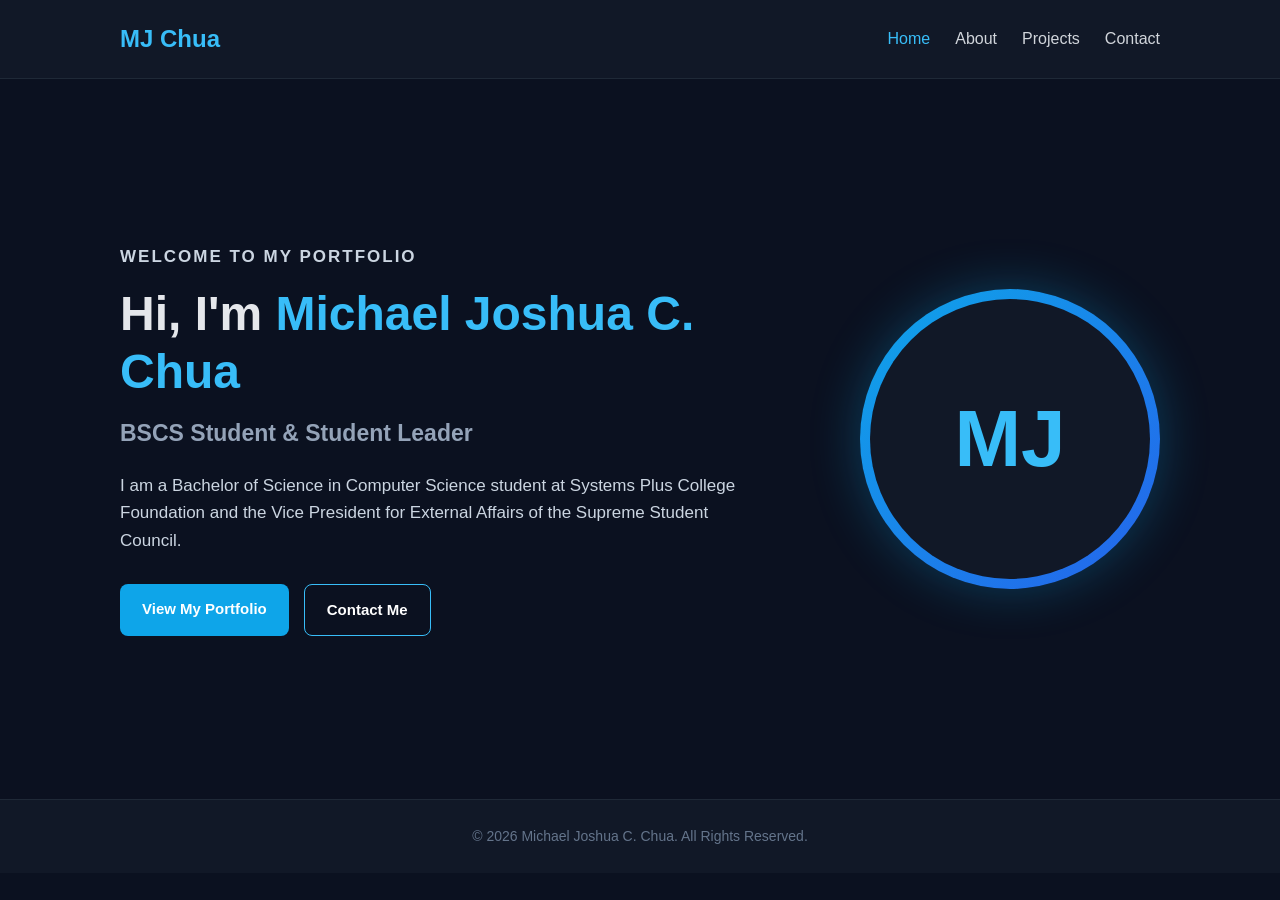
<file: index.html>
<!DOCTYPE html>
<html lang="en">
<head>
    <meta charset="UTF-8">
    <meta name="viewport" content="width=device-width, initial-scale=1.0">
    <title>Michael Joshua C. Chua | Portfolio</title>
    <link rel="stylesheet" href="style.css">
</head>

<body>

    <header>
        <nav class="navbar">
            <div class="logo">MJ Chua</div>

            <ul class="nav-links">
                <li><a href="index.html" class="active">Home</a></li>
                <li><a href="about.html">About</a></li>
                <li><a href="projects.html">Projects</a></li>
                <li><a href="contact.html">Contact</a></li>
            </ul>
        </nav>
    </header>

    <main>

        <section class="hero">

            <div class="hero-text">
                <p class="welcome">WELCOME TO MY PORTFOLIO</p>

                <h1>
                    Hi, I'm <span>Michael Joshua C. Chua</span>
                </h1>

                <h2>BSCS Student & Student Leader</h2>

                <p>
                    I am a Bachelor of Science in Computer Science student
                    at Systems Plus College Foundation and the Vice President
                    for External Affairs of the Supreme Student Council.
                </p>

                <div class="hero-buttons">
                    <a href="projects.html" class="btn">View My Portfolio</a>
                    <a href="contact.html" class="btn secondary-btn">Contact Me</a>
                </div>
            </div>

            <div class="profile-container">
                <div class="profile-circle">
                    <div class="avatar">MJ</div>
                </div>
            </div>

        </section>

    </main>

    <footer>
        <p>© 2026 Michael Joshua C. Chua. All Rights Reserved.</p>
    </footer>

    <script src="script.js"></script>

</body>
</html>
</file>
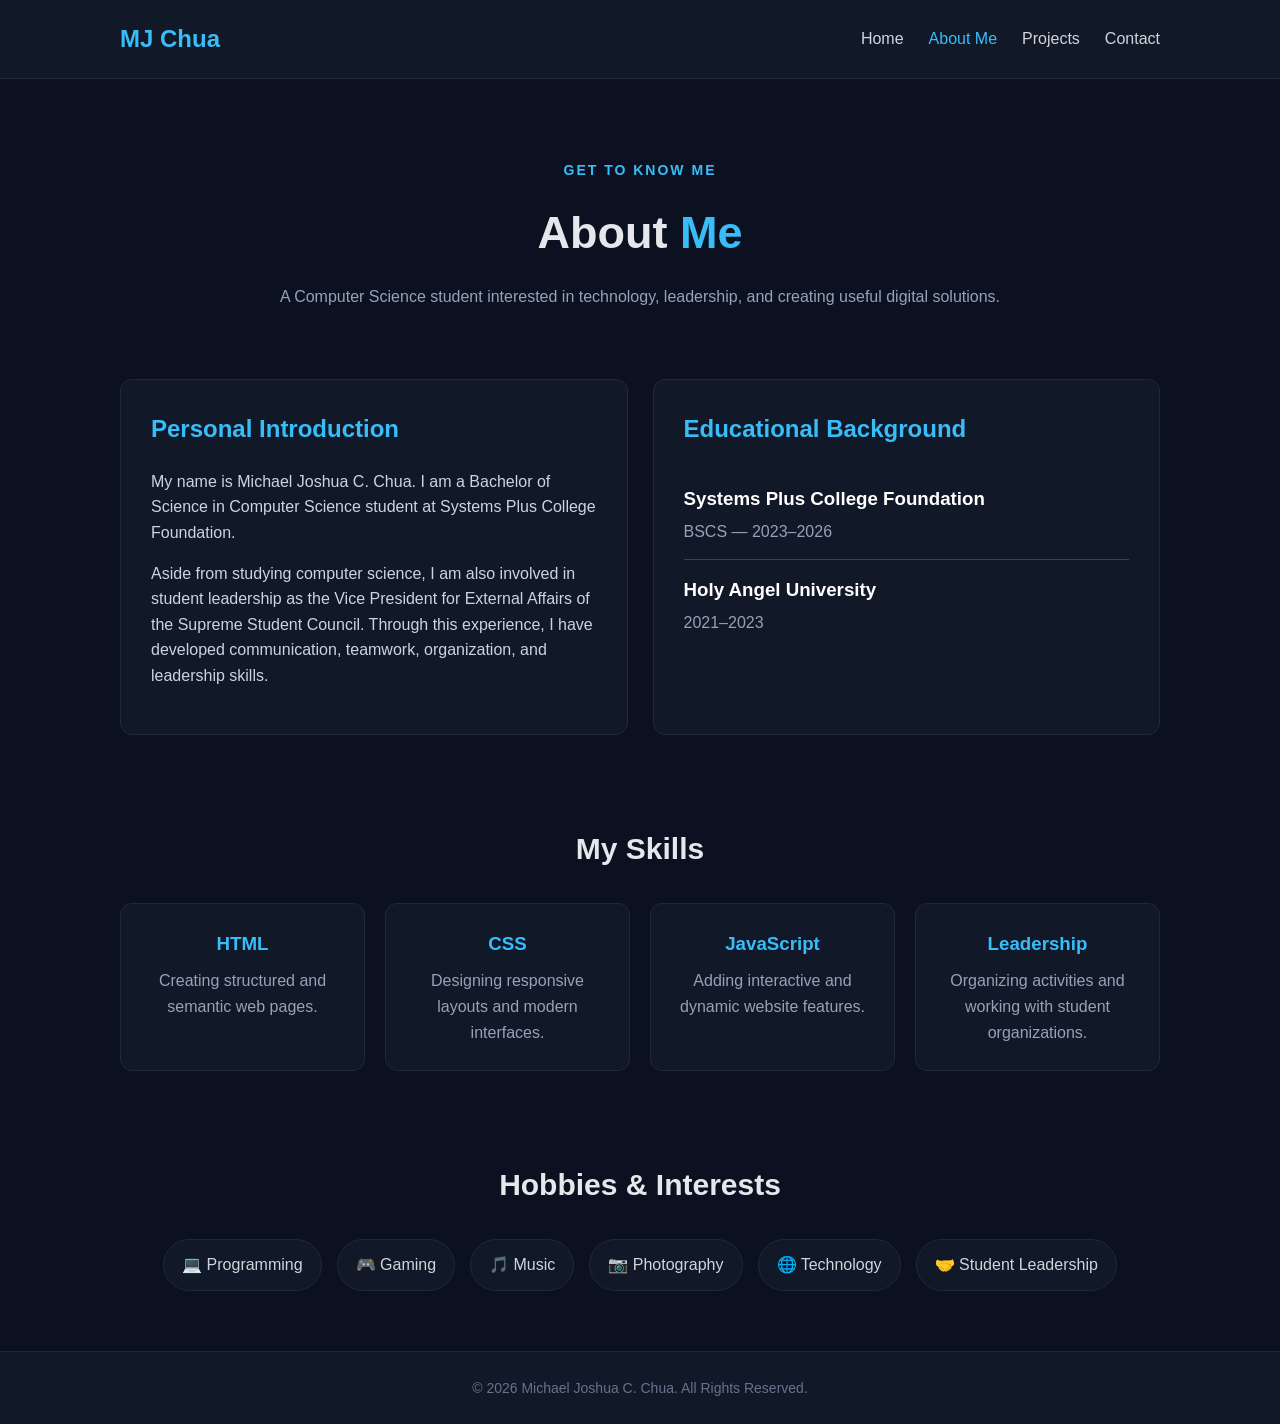
<file: about.html>
<!DOCTYPE html>
<html lang="en">
<head>
    <meta charset="UTF-8">
    <meta name="viewport" content="width=device-width, initial-scale=1.0">
    <title>About Me | Michael Joshua C. Chua</title>
    <link rel="stylesheet" href="style.css">
</head>

<body>

    <header>
        <nav class="navbar">
            <div class="logo">MJ Chua</div>

            <ul class="nav-links">
                <li><a href="index.html">Home</a></li>
                <li><a href="about.html" class="active">About Me</a></li>
                <li><a href="projects.html">Projects</a></li>
                <li><a href="contact.html">Contact</a></li>
            </ul>
        </nav>
    </header>

    <main>

        <section class="page-header">
            <p class="welcome">GET TO KNOW ME</p>
            <h1>About <span>Me</span></h1>
            <p>
                A Computer Science student interested in technology,
                leadership, and creating useful digital solutions.
            </p>
        </section>

        <section class="about-section">

            <div class="about-card">
                <h2>Personal Introduction</h2>

                <p>
                    My name is Michael Joshua C. Chua. I am a Bachelor of
                    Science in Computer Science student at Systems Plus
                    College Foundation.
                </p>

                <p>
                    Aside from studying computer science, I am also involved
                    in student leadership as the Vice President for External
                    Affairs of the Supreme Student Council. Through this
                    experience, I have developed communication, teamwork,
                    organization, and leadership skills.
                </p>
            </div>

            <div class="about-card">
                <h2>Educational Background</h2>

                <div class="education-item">
                    <h3>Systems Plus College Foundation</h3>
                    <p>BSCS — 2023–2026</p>
                </div>

                <div class="education-item">
                    <h3>Holy Angel University</h3>
                    <p>2021–2023</p>
                </div>
            </div>

        </section>

        <section class="skills-section">

            <h2>My Skills</h2>

            <div class="skills-grid">

                <div class="skill-card">
                    <h3>HTML</h3>
                    <p>Creating structured and semantic web pages.</p>
                </div>

                <div class="skill-card">
                    <h3>CSS</h3>
                    <p>Designing responsive layouts and modern interfaces.</p>
                </div>

                <div class="skill-card">
                    <h3>JavaScript</h3>
                    <p>Adding interactive and dynamic website features.</p>
                </div>

                <div class="skill-card">
                    <h3>Leadership</h3>
                    <p>Organizing activities and working with student organizations.</p>
                </div>

            </div>

        </section>

        <section class="hobbies">

            <h2>Hobbies & Interests</h2>

            <div class="hobby-list">
                <span>💻 Programming</span>
                <span>🎮 Gaming</span>
                <span>🎵 Music</span>
                <span>📷 Photography</span>
                <span>🌐 Technology</span>
                <span>🤝 Student Leadership</span>
            </div>

        </section>

    </main>

    <footer>
        <p>© 2026 Michael Joshua C. Chua. All Rights Reserved.</p>
    </footer>

    <script src="script.js"></script>

</body>
</html>
</file>
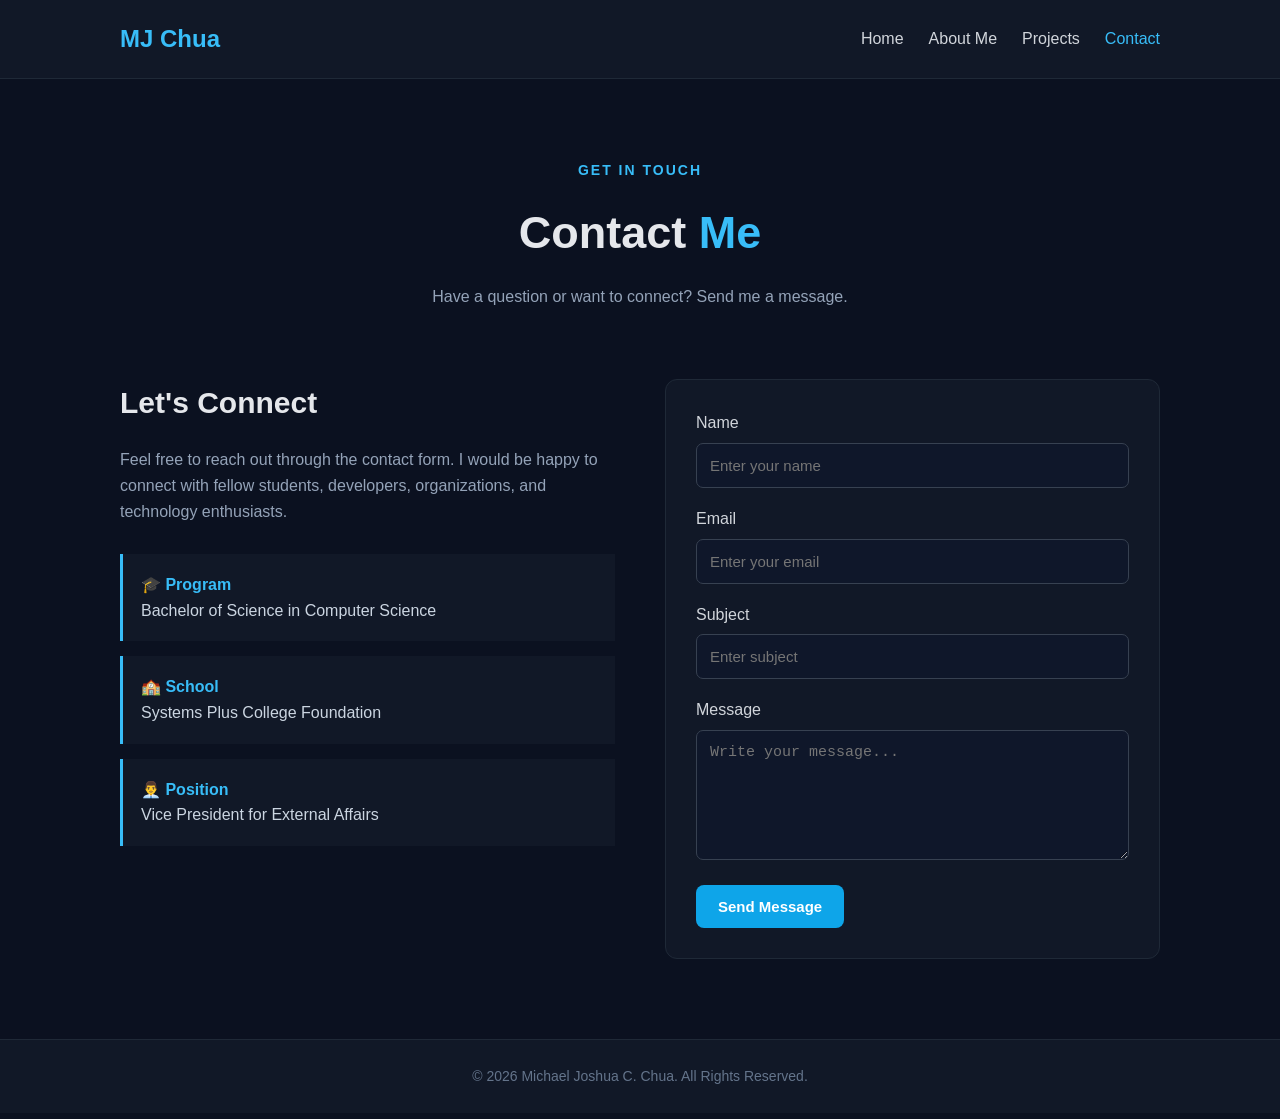
<file: contact.html>
<!DOCTYPE html>
<html lang="en">
<head>
    <meta charset="UTF-8">
    <meta name="viewport" content="width=device-width, initial-scale=1.0">
    <title>Contact | Michael Joshua C. Chua</title>
    <link rel="stylesheet" href="style.css">
</head>

<body>

    <header>
        <nav class="navbar">
            <div class="logo">MJ Chua</div>

            <ul class="nav-links">
                <li><a href="index.html">Home</a></li>
                <li><a href="about.html">About Me</a></li>
                <li><a href="projects.html">Projects</a></li>
                <li><a href="contact.html" class="active">Contact</a></li>
            </ul>
        </nav>
    </header>

    <main>

        <section class="page-header">
            <p class="welcome">GET IN TOUCH</p>
            <h1>Contact <span>Me</span></h1>
            <p>
                Have a question or want to connect? Send me a message.
            </p>
        </section>

        <section class="contact-section">

            <div class="contact-info">

                <h2>Let's Connect</h2>

                <p>
                    Feel free to reach out through the contact form.
                    I would be happy to connect with fellow students,
                    developers, organizations, and technology enthusiasts.
                </p>

                <div class="contact-item">
                    <strong>🎓 Program</strong>
                    <p>Bachelor of Science in Computer Science</p>
                </div>

                <div class="contact-item">
                    <strong>🏫 School</strong>
                    <p>Systems Plus College Foundation</p>
                </div>

                <div class="contact-item">
                    <strong>👨‍💼 Position</strong>
                    <p>Vice President for External Affairs</p>
                </div>

            </div>

            <form id="contactForm" class="contact-form">

                <label for="name">Name</label>
                <input
                    type="text"
                    id="name"
                    name="name"
                    placeholder="Enter your name"
                    required
                >

                <label for="email">Email</label>
                <input
                    type="email"
                    id="email"
                    name="email"
                    placeholder="Enter your email"
                    required
                >

                <label for="subject">Subject</label>
                <input
                    type="text"
                    id="subject"
                    name="subject"
                    placeholder="Enter subject"
                    required
                >

                <label for="message">Message</label>
                <textarea
                    id="message"
                    name="message"
                    rows="6"
                    placeholder="Write your message..."
                    required
                ></textarea>

                <button type="submit" class="btn">
                    Send Message
                </button>

            </form>

        </section>

    </main>

    <footer>
        <p>© 2026 Michael Joshua C. Chua. All Rights Reserved.</p>
    </footer>

    <script src="script.js"></script>

</body>
</html>
</file>
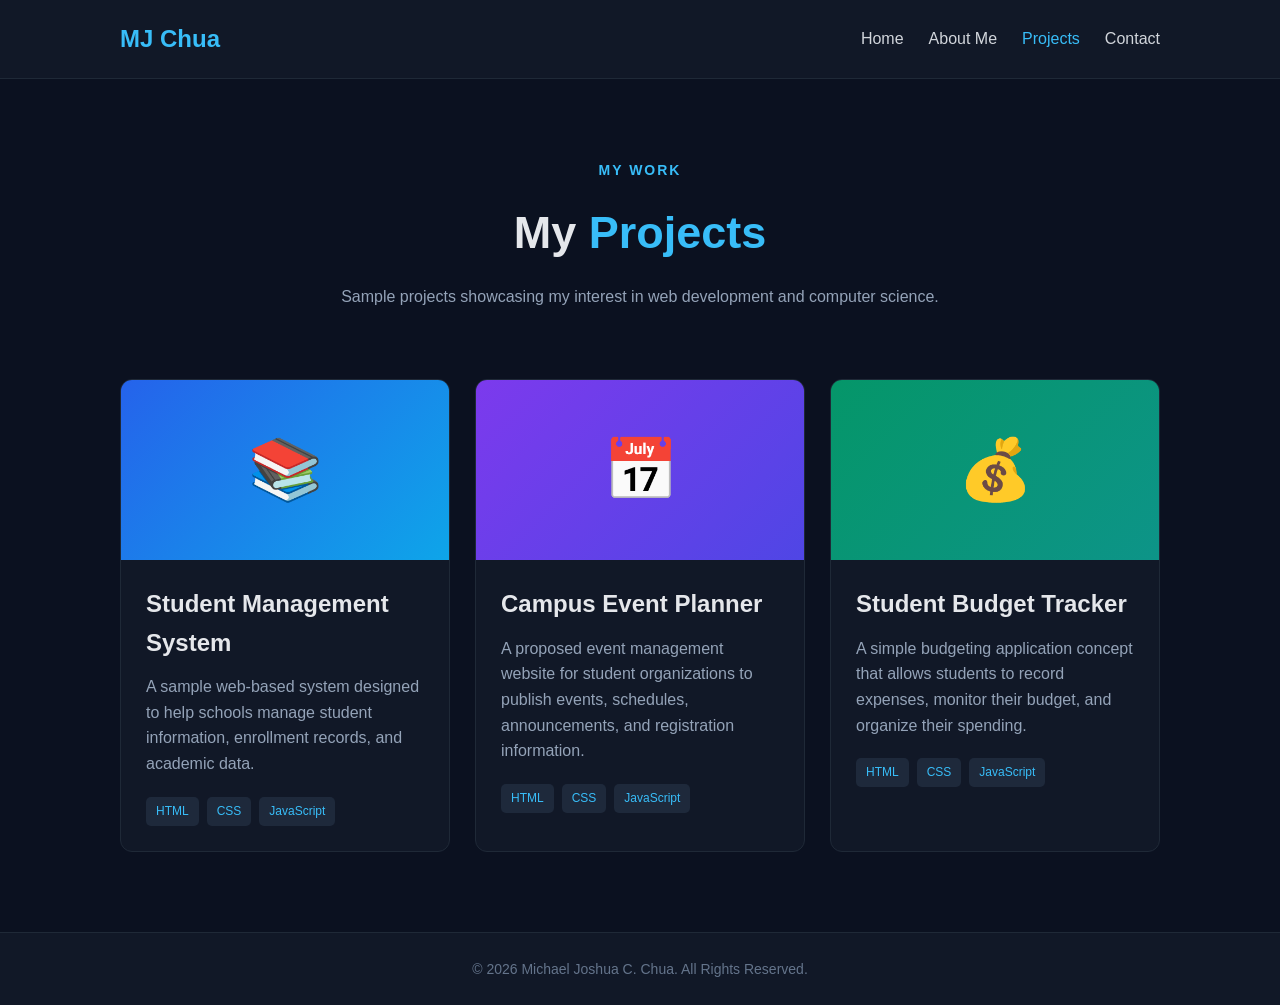
<file: projects.html>
<!DOCTYPE html>
<html lang="en">
<head>
    <meta charset="UTF-8">
    <meta name="viewport" content="width=device-width, initial-scale=1.0">
    <title>Projects | Michael Joshua C. Chua</title>
    <link rel="stylesheet" href="style.css">
</head>

<body>

    <header>
        <nav class="navbar">
            <div class="logo">MJ Chua</div>

            <ul class="nav-links">
                <li><a href="index.html">Home</a></li>
                <li><a href="about.html">About Me</a></li>
                <li><a href="projects.html" class="active">Projects</a></li>
                <li><a href="contact.html">Contact</a></li>
            </ul>
        </nav>
    </header>

    <main>

        <section class="page-header">
            <p class="welcome">MY WORK</p>
            <h1>My <span>Projects</span></h1>
            <p>
                Sample projects showcasing my interest in web development
                and computer science.
            </p>
        </section>

        <section class="projects-grid">

            <!-- Project 1 -->
            <article class="project-card">

                <div class="project-image project-one">
                    <span>📚</span>
                </div>

                <div class="project-content">
                    <h2>Student Management System</h2>

                    <p>
                        A sample web-based system designed to help schools
                        manage student information, enrollment records,
                        and academic data.
                    </p>

                    <div class="technologies">
                        <span>HTML</span>
                        <span>CSS</span>
                        <span>JavaScript</span>
                    </div>
                </div>

            </article>

            <!-- Project 2 -->
            <article class="project-card">

                <div class="project-image project-two">
                    <span>📅</span>
                </div>

                <div class="project-content">
                    <h2>Campus Event Planner</h2>

                    <p>
                        A proposed event management website for student
                        organizations to publish events, schedules,
                        announcements, and registration information.
                    </p>

                    <div class="technologies">
                        <span>HTML</span>
                        <span>CSS</span>
                        <span>JavaScript</span>
                    </div>
                </div>

            </article>

            <!-- Project 3 -->
            <article class="project-card">

                <div class="project-image project-three">
                    <span>💰</span>
                </div>

                <div class="project-content">
                    <h2>Student Budget Tracker</h2>

                    <p>
                        A simple budgeting application concept that allows
                        students to record expenses, monitor their budget,
                        and organize their spending.
                    </p>

                    <div class="technologies">
                        <span>HTML</span>
                        <span>CSS</span>
                        <span>JavaScript</span>
                    </div>
                </div>

            </article>

        </section>

    </main>

    <footer>
        <p>© 2026 Michael Joshua C. Chua. All Rights Reserved.</p>
    </footer>

    <script src="script.js"></script>

</body>
</html>
</file>
<file: style.css>
/* ==============================
   GENERAL SETTINGS
================================= */

* {
    margin: 0;
    padding: 0;
    box-sizing: border-box;
}

html {
    scroll-behavior: smooth;
}

body {
    font-family: Arial, Helvetica, sans-serif;
    background: #0b1120;
    color: #e5e7eb;
    line-height: 1.6;
}

a {
    text-decoration: none;
    color: inherit;
}

span {
    color: #38bdf8;
}


/* ==============================
   NAVIGATION
================================= */

header {
    background: #111827;
    border-bottom: 1px solid #1f2937;
    position: sticky;
    top: 0;
    z-index: 1000;
}

.navbar {
    max-width: 1100px;
    margin: auto;
    padding: 20px 30px;

    display: flex;
    justify-content: space-between;
    align-items: center;
}

.logo {
    font-size: 24px;
    font-weight: bold;
    color: #38bdf8;
}

.nav-links {
    list-style: none;

    display: flex;
    gap: 25px;
}

.nav-links a {
    color: #d1d5db;
    transition: 0.3s;
}

.nav-links a:hover,
.nav-links a.active {
    color: #38bdf8;
}


/* ==============================
   HERO
================================= */

.hero {
    max-width: 1100px;
    min-height: 80vh;

    margin: auto;
    padding: 80px 30px;

    display: flex;
    justify-content: space-between;
    align-items: center;
    gap: 60px;
}

.hero-text {
    max-width: 650px;
}

.welcome {
    color: #38bdf8;
    font-size: 14px;
    font-weight: bold;
    letter-spacing: 2px;
    margin-bottom: 15px;
}

.hero h1 {
    font-size: 48px;
    line-height: 1.2;
    margin-bottom: 15px;
}

.hero h2 {
    color: #94a3b8;
    font-size: 23px;
    margin-bottom: 20px;
}

.hero p {
    color: #cbd5e1;
    font-size: 17px;
}


/* ==============================
   PROFILE AVATAR
================================= */

.profile-container {
    display: flex;
    justify-content: center;
    align-items: center;
}

.profile-circle {
    width: 300px;
    height: 300px;

    border-radius: 50%;

    background: linear-gradient(
        135deg,
        #0ea5e9,
        #2563eb
    );

    padding: 10px;

    box-shadow: 0 0 50px rgba(14, 165, 233, 0.3);
}

.avatar {
    width: 100%;
    height: 100%;

    border-radius: 50%;

    background: #111827;

    display: flex;
    justify-content: center;
    align-items: center;

    font-size: 80px;
    font-weight: bold;
    color: #38bdf8;
}


/* ==============================
   BUTTONS
================================= */

.hero-buttons {
    margin-top: 30px;

    display: flex;
    gap: 15px;
}

.btn {
    display: inline-block;

    background: #0ea5e9;
    color: white;

    border: none;
    border-radius: 8px;

    padding: 13px 22px;

    font-size: 15px;
    font-weight: bold;

    cursor: pointer;

    transition: 0.3s;
}

.btn:hover {
    background: #0284c7;
    transform: translateY(-2px);
}

.secondary-btn {
    background: transparent;
    border: 1px solid #38bdf8;
}

.secondary-btn:hover {
    background: #38bdf8;
}


/* ==============================
   PAGE HEADER
================================= */

.page-header {
    text-align: center;

    max-width: 800px;
    margin: auto;

    padding: 80px 30px 50px;
}

.page-header h1 {
    font-size: 45px;
    margin-bottom: 15px;
}

.page-header p:last-child {
    color: #94a3b8;
}


/* ==============================
   ABOUT
================================= */

.about-section {
    max-width: 1100px;
    margin: auto;
    padding: 20px 30px 60px;

    display: grid;
    grid-template-columns: 1fr 1fr;
    gap: 25px;
}

.about-card {
    background: #111827;

    padding: 30px;

    border-radius: 12px;

    border: 1px solid #1f2937;
}

.about-card h2 {
    color: #38bdf8;
    margin-bottom: 20px;
}

.about-card p {
    color: #cbd5e1;
    margin-bottom: 15px;
}

.education-item {
    padding: 15px 0;
    border-bottom: 1px solid #374151;
}

.education-item:last-child {
    border-bottom: none;
}

.education-item h3 {
    color: white;
}

.education-item p {
    color: #94a3b8;
    margin: 5px 0 0;
}


/* ==============================
   SKILLS
================================= */

.skills-section {
    max-width: 1100px;
    margin: auto;

    padding: 30px;
}

.skills-section > h2,
.hobbies h2 {
    text-align: center;

    font-size: 30px;
    margin-bottom: 30px;
}

.skills-grid {
    display: grid;

    grid-template-columns: repeat(4, 1fr);

    gap: 20px;
}

.skill-card {
    background: #111827;

    padding: 25px;

    border-radius: 12px;

    border: 1px solid #1f2937;

    text-align: center;

    transition: 0.3s;
}

.skill-card:hover {
    transform: translateY(-5px);
    border-color: #38bdf8;
}

.skill-card h3 {
    color: #38bdf8;
    margin-bottom: 10px;
}

.skill-card p {
    color: #94a3b8;
}


/* ==============================
   HOBBIES
================================= */

.hobbies {
    max-width: 1100px;
    margin: auto;

    padding: 60px 30px;
}

.hobby-list {
    display: flex;
    justify-content: center;
    flex-wrap: wrap;
    gap: 15px;
}

.hobby-list span {
    background: #111827;

    border: 1px solid #1f2937;

    padding: 12px 18px;

    border-radius: 30px;

    color: #d1d5db;
}


/* ==============================
   PROJECTS
================================= */

.projects-grid {
    max-width: 1100px;

    margin: auto;

    padding: 20px 30px 80px;

    display: grid;

    grid-template-columns: repeat(3, 1fr);

    gap: 25px;
}

.project-card {
    background: #111827;

    border: 1px solid #1f2937;

    border-radius: 12px;

    overflow: hidden;

    transition: 0.3s;
}

.project-card:hover {
    transform: translateY(-7px);

    border-color: #38bdf8;

    box-shadow: 0 10px 30px rgba(0,0,0,0.3);
}

.project-image {
    height: 180px;

    display: flex;
    justify-content: center;
    align-items: center;

    font-size: 60px;
}

.project-one {
    background: linear-gradient(135deg, #2563eb, #0ea5e9);
}

.project-two {
    background: linear-gradient(135deg, #7c3aed, #4f46e5);
}

.project-three {
    background: linear-gradient(135deg, #059669, #0d9488);
}

.project-content {
    padding: 25px;
}

.project-content h2 {
    margin-bottom: 12px;
}

.project-content p {
    color: #94a3b8;
    margin-bottom: 20px;
}

.technologies {
    display: flex;
    flex-wrap: wrap;
    gap: 8px;
}

.technologies span {
    background: #1e293b;

    padding: 5px 10px;

    border-radius: 5px;

    font-size: 12px;

    color: #38bdf8;
}


/* ==============================
   CONTACT
================================= */

.contact-section {
    max-width: 1100px;

    margin: auto;

    padding: 20px 30px 80px;

    display: grid;

    grid-template-columns: 1fr 1fr;

    gap: 50px;
}

.contact-info h2 {
    font-size: 30px;
    margin-bottom: 20px;
}

.contact-info > p {
    color: #94a3b8;
    margin-bottom: 30px;
}

.contact-item {
    background: #111827;

    padding: 18px;

    border-left: 3px solid #38bdf8;

    margin-bottom: 15px;
}

.contact-item strong {
    color: #38bdf8;
}

.contact-item p {
    color: #cbd5e1;
}


.contact-form {
    background: #111827;

    padding: 30px;

    border-radius: 12px;

    border: 1px solid #1f2937;
}

.contact-form label {
    display: block;

    margin-bottom: 7px;

    color: #d1d5db;
}

.contact-form input,
.contact-form textarea {
    width: 100%;

    padding: 13px;

    margin-bottom: 18px;

    border-radius: 7px;

    border: 1px solid #374151;

    background: #0f172a;

    color: white;

    font-size: 15px;

    outline: none;
}

.contact-form input:focus,
.contact-form textarea:focus {
    border-color: #38bdf8;
}

.contact-form textarea {
    resize: vertical;
}


/* ==============================
   FOOTER
================================= */

footer {
    text-align: center;

    padding: 25px;

    background: #111827;

    border-top: 1px solid #1f2937;

    color: #64748b;

    font-size: 14px;
}


/* ==============================
   RESPONSIVE DESIGN
================================= */

@media (max-width: 900px) {

    .hero {
        flex-direction: column-reverse;

        text-align: center;

        padding-top: 60px;
    }

    .hero-buttons {
        justify-content: center;
    }

    .about-section,
    .contact-section {
        grid-template-columns: 1fr;
    }

    .skills-grid {
        grid-template-columns: repeat(2, 1fr);
    }

    .projects-grid {
        grid-template-columns: 1fr;
    }

}


@media (max-width: 600px) {

    .navbar {
        flex-direction: column;
        gap: 15px;
    }

    .nav-links {
        gap: 12px;
        flex-wrap: wrap;
        justify-content: center;
    }

    .hero h1 {
        font-size: 36px;
    }

    .page-header h1 {
        font-size: 36px;
    }

    .profile-circle {
        width: 220px;
        height: 220px;
    }

    .avatar {
        font-size: 60px;
    }

    .skills-grid {
        grid-template-columns: 1fr;
    }

    .hero-buttons {
        flex-direction: column;
    }

}
</file>
